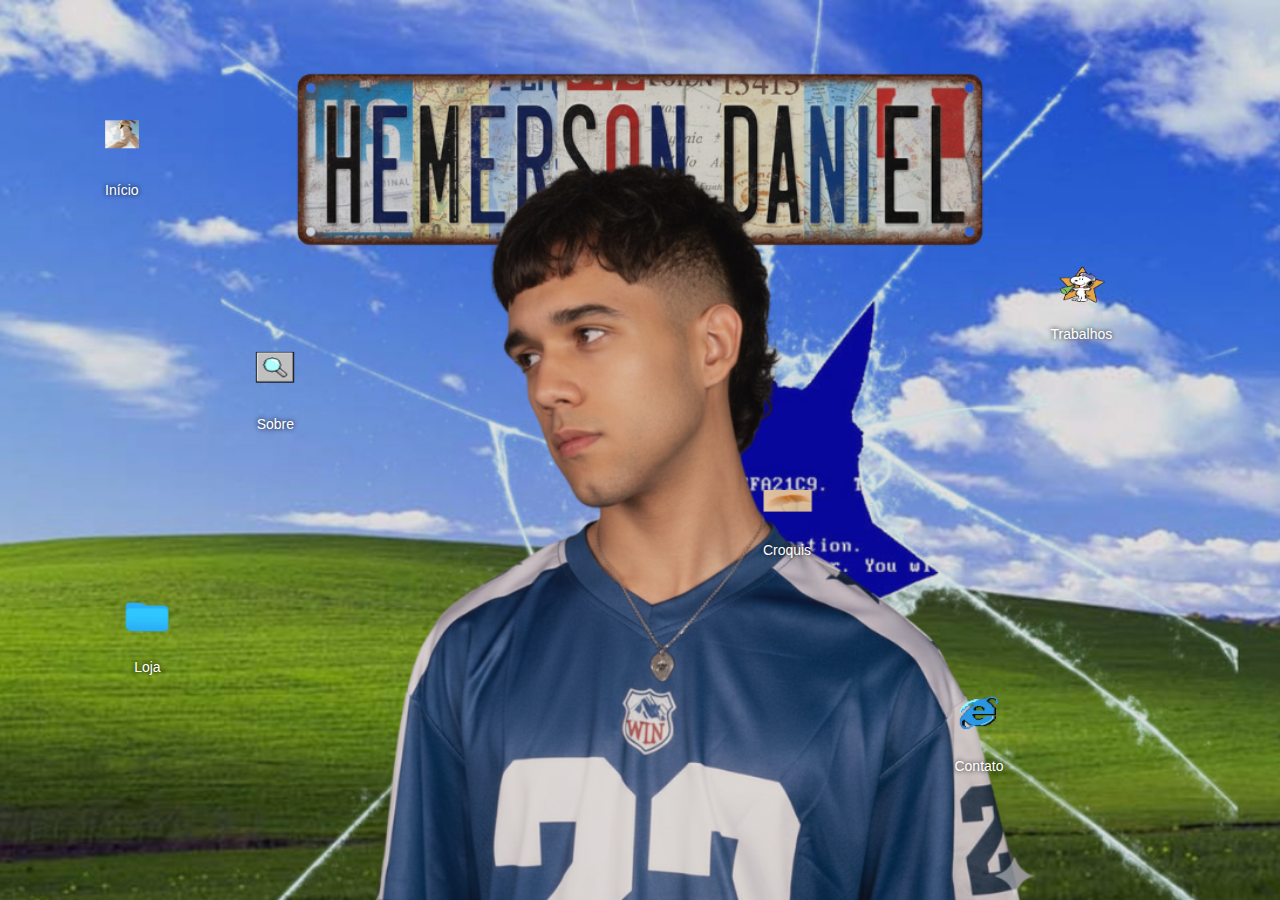
<file: index.html>
<!DOCTYPE html>
<html lang="pt-BR">
<head>
  <meta charset="UTF-8">
  <meta name="viewport" content="width=device-width, initial-scale=1.0">
  <title>Hemerson Daniel</title>
  <link rel="stylesheet" href="style.css">
</head>

<body>

  <main class="tela-de-fundo">

    <a href="index.html" class="botao-clicavel botao-inicio">
      <img src="./imagens/iconInicio.jpg" alt="Início">
      <span>Início</span>
    </a>

    <a href="sobre.html" class="botao-clicavel botao-sobre">
      <img src="./imagens/iconLupa.jpg" alt="Sobre">
      <span>Sobre</span>
    </a>

    <a href="loja.html" class="botao-clicavel botao-loja">
      <img src="./imagens/iconLoja.jpg" alt="Loja">
      <span>Loja</span>
    </a>

    <a href="trabalhos.html" class="botao-clicavel botao-trabalhos">
      <img src="./imagens/iconSnuppi.jpg" alt="Trabalhos">
      <span>Trabalhos</span>
    </a>

    <a href="croquis.html" class="botao-clicavel botao-croquis">
      <img src="./imagens/iconCroquiss.jpg" alt="Croquis">
      <span>Croquis</span>
    </a>

    <a href="contato.html" class="botao-clicavel botao-contato">
      <img src="./imagens/iconE.jpg" alt="Contato">
      <span>Contato</span>
    </a>

  </main>

  <script>
    window.onload = function() {
        alert("Bem vindo ao portfólio de Hemerson Daniel!");
    };
  </script>

</body>
</html>
</file>
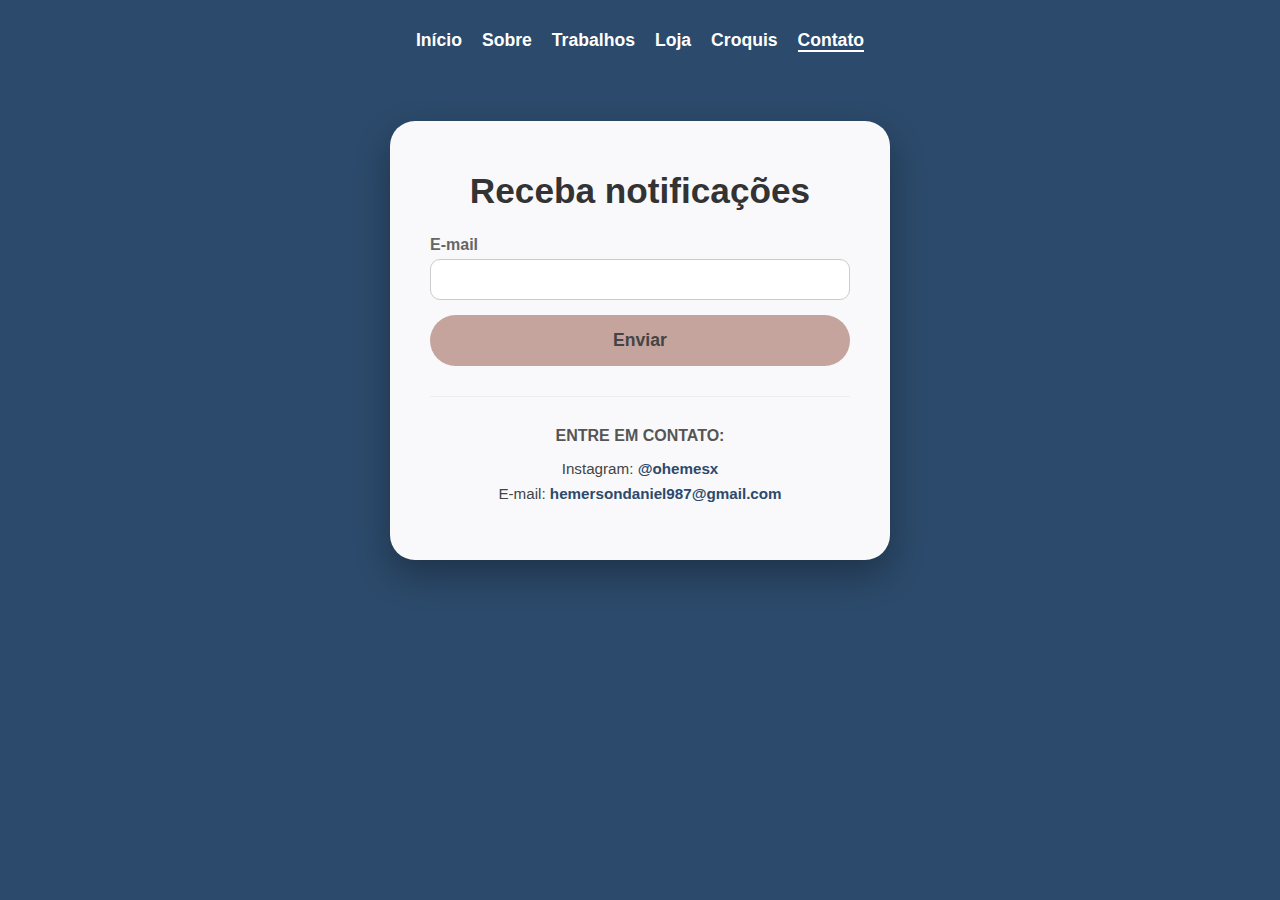
<file: contato.html>
<!DOCTYPE html>
<html lang="pt-br">
<head>
    <meta charset="UTF-8">
    <meta name="viewport" content="width=device-width, initial-scale=1.0">
    <title>Contato</title>
    <link rel="stylesheet" href="contato.css">
</head>
<body>

    <header>
        <nav class="barra-de-cima">
            <ul class="lista-menu">
                <li><a href="index.html">Início</a></li>
                <li><a href="sobre.html">Sobre</a></li>
                <li><a href="trabalhos.html">Trabalhos</a></li>
                <li><a href="loja.html">Loja</a></li>
                <li><a href="croquis.html">Croquis</a></li>
                <li><a href="contato.html" class="pagina-atual">Contato</a></li>
            </ul>
        </nav>
    </header>

    <main class="meio-da-tela">
        <section class="cartao-branco">
            <h1 class="titulo-do-cartao">Receba notificações</h1>
            
            <form class="formulario-email" onsubmit="cliqueEnviar(event)">
                <div class="caixa-de-entrada">
                    <label for="campo-email">E-mail</label>
                    <input type="email" id="campo-email" required>
                </div>
                
                <button type="submit" class="botao-enviar">Enviar</button>
            </form>

            <hr class="linha-divisoria">

            <div class="info-pessoal">
                <h3>ENTRE EM CONTATO:</h3>
                <p>Instagram: <strong>@ohemesx</strong></p>
                <p>E-mail: <strong>hemersondaniel987@gmail.com</strong></p>
            </div>
        </section>
    </main>

    <script>
        function cliqueEnviar(evento) {
            alert("E-mail enviado, entraremos em contato em breve.");
            document.getElementById('campo-email').value = ""; 
        }
    </script>

</body>
</html>
</file>
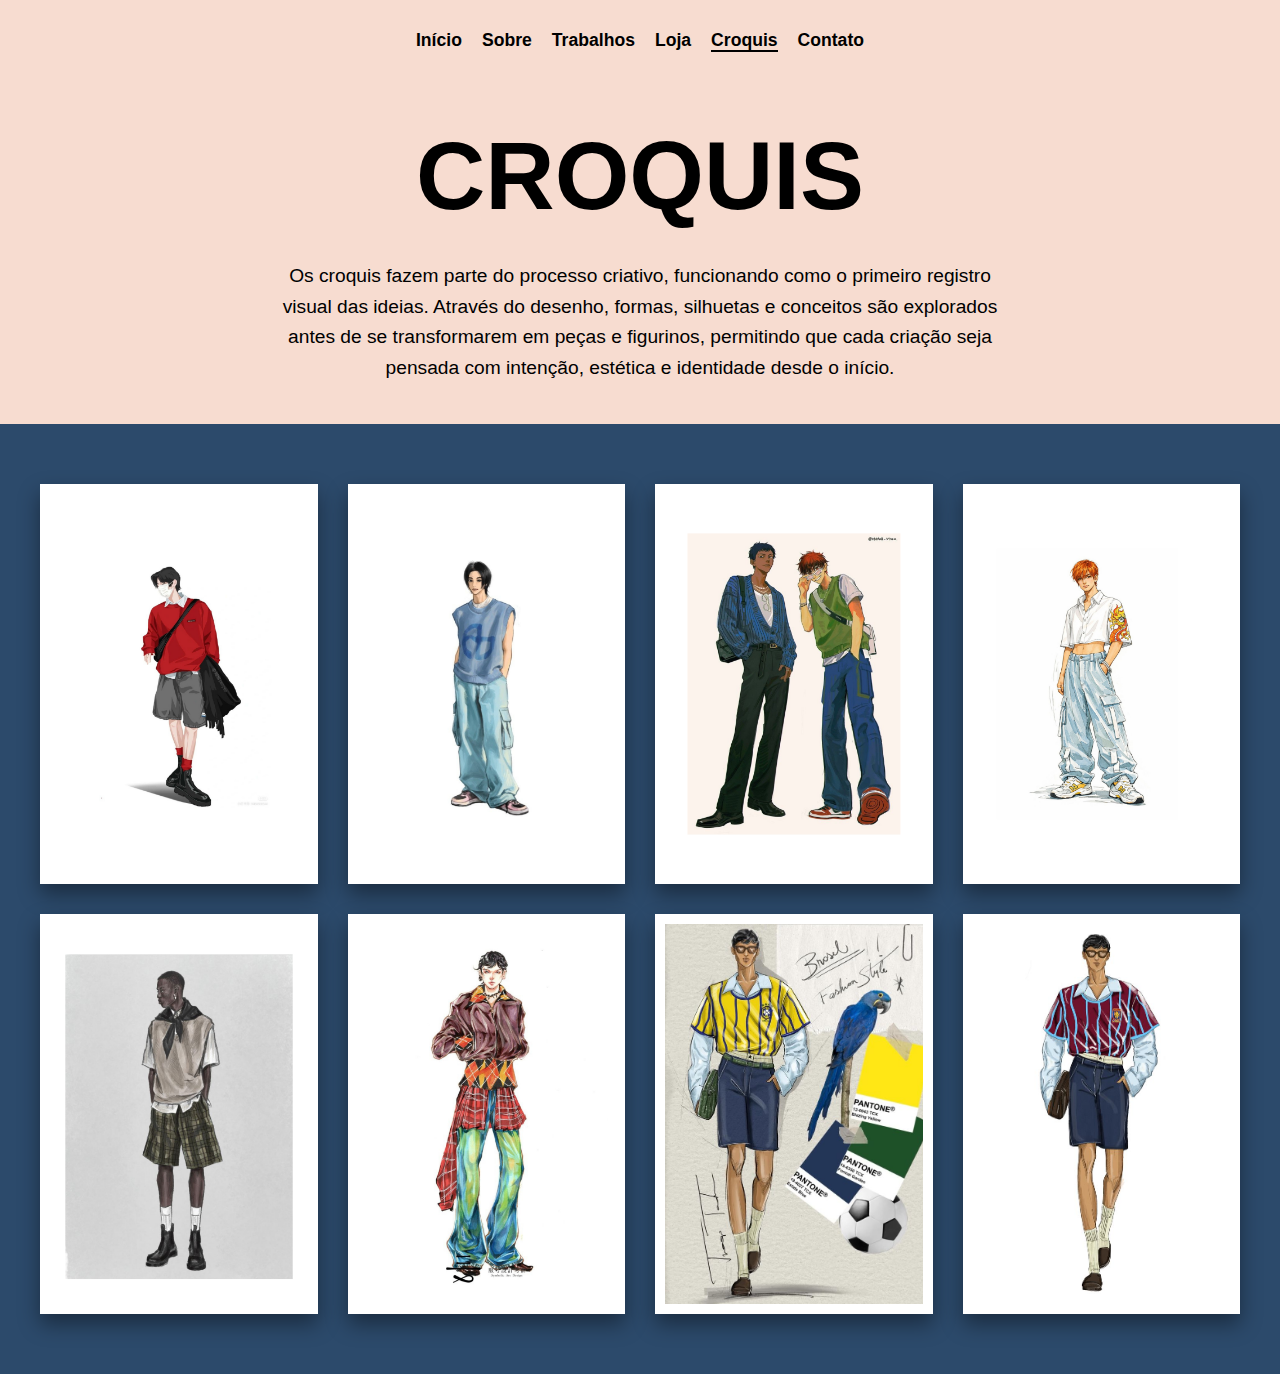
<file: croquis.html>
<!DOCTYPE html>
<html lang="pt-br">
<head>
    <meta charset="UTF-8">
    <meta name="viewport" content="width=device-width, initial-scale=1.0">
    <title>Croquis</title>
    <link rel="stylesheet" href="croquis.css">
</head>
<body>

    <header>
        <nav class="barra-de-cima">
            <ul class="lista-menu">
                <li><a href="index.html">Início</a></li>
                <li><a href="sobre.html">Sobre</a></li>
                <li><a href="trabalhos.html">Trabalhos</a></li>
                <li><a href="loja.html">Loja</a></li>
                <li><a href="croquis.html" class="pagina-atual">Croquis</a></li>
                <li><a href="contato.html">Contato</a></li>
            </ul>
        </nav>
    </header>

    <main>
        <section class="texto-de-introducao">
            <h1 class="titulo-gigante">CROQUIS</h1>
            <p class="paragrafo-explicativo">
                Os croquis fazem parte do processo criativo, funcionando como o primeiro registro visual das ideias. 
                Através do desenho, formas, silhuetas e conceitos são explorados antes de se transformarem em peças 
                e figurinos, permitindo que cada criação seja pensada com intenção, estética e identidade desde o início.
            </p>
        </section>

        <section class="area-azul-das-fotos">
            <div class="grade-de-imagens">
                <img src="./imagens/c1.jpg" alt="Desenho 1" class="foto-croqui">
                <img src="./imagens/c2.jpg" alt="Desenho 2" class="foto-croqui">
                <img src="./imagens/c3.jpg" alt="Desenho 3" class="foto-croqui">
                <img src="./imagens/c4.jpg" alt="Desenho 4" class="foto-croqui">
                <img src="./imagens/c5.jpg" alt="Desenho 5" class="foto-croqui">
                <img src="./imagens/c6.jpg" alt="Desenho 6" class="foto-croqui">
                <img src="./imagens/c7.jpg" alt="Desenho 7" class="foto-croqui">
                <img src="./imagens/c8.jpg" alt="Desenho 8" class="foto-croqui">
            </div>
        </section>
    </main>

    <script src="croquis.js"></script>
</body>
</html>
</file>
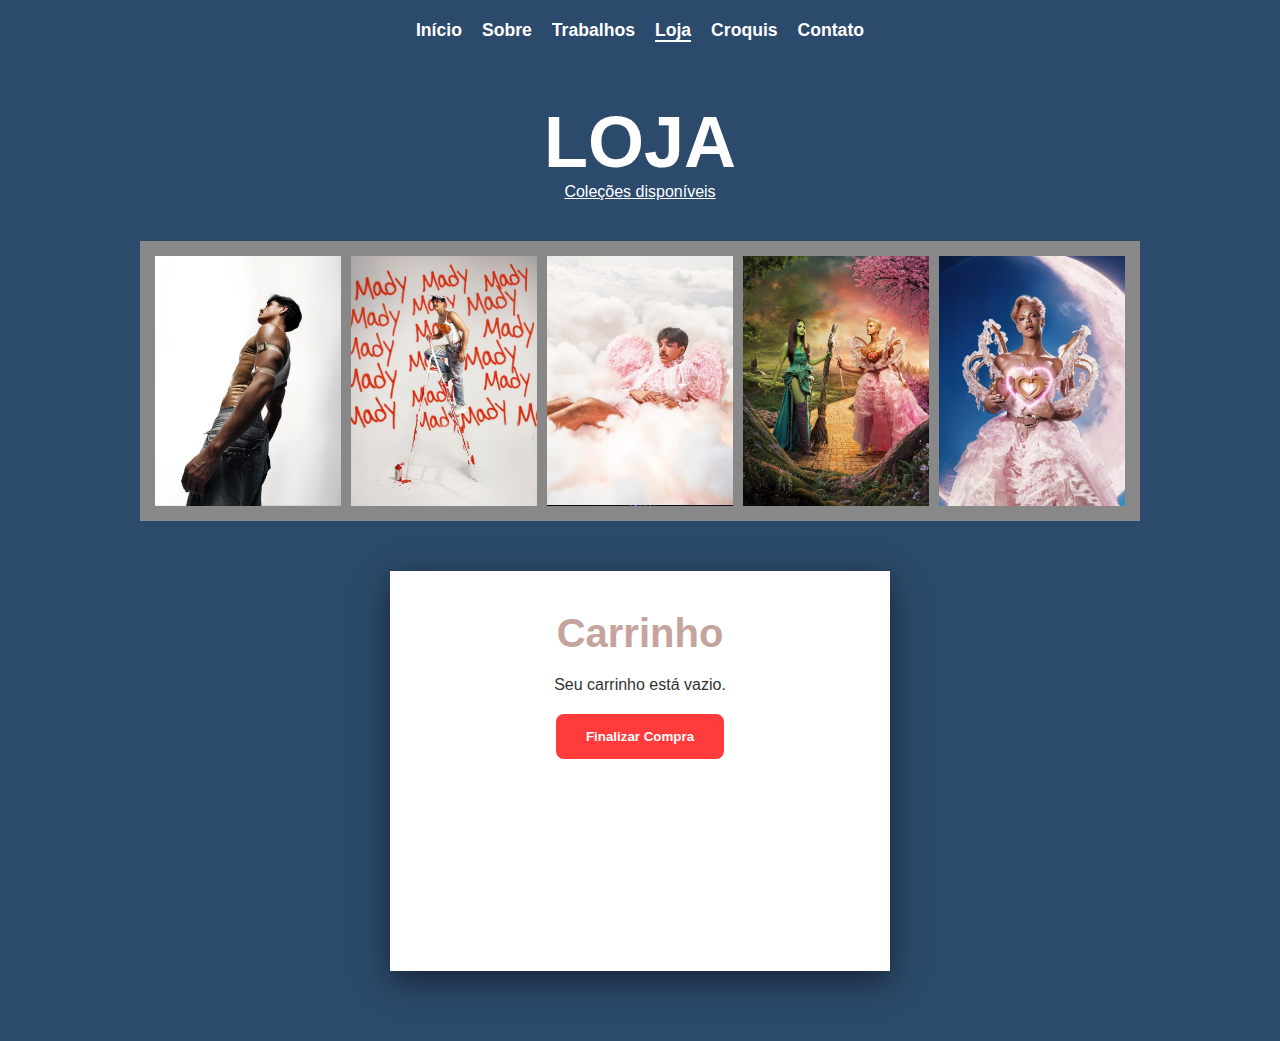
<file: loja.html>
<!DOCTYPE html>
<html lang="pt-br">
<head>
    <meta charset="UTF-8">
    <meta name="viewport" content="width=device-width, initial-scale=1.0">
    <title>Loja</title>
    <link rel="stylesheet" href="loja.css">
</head>
<body>

    <header>
        <nav class="navbar">
            <ul>
                <li><a href="index.html">Início</a></li>
                <li><a href="sobre.html">Sobre</a></li>
                <li><a href="trabalhos.html">Trabalhos</a></li>
                <li><a href="loja.html" class="active">Loja</a></li>
                <li><a href="croquis.html">Croquis</a></li>
                <li><a href="contato.html">Contato</a></li>
            </ul>
        </nav>
    </header>

    <main class="container-main">
        <h1 class="main-title">Loja</h1>
        <p class="subtitle">Coleções disponíveis</p>

        <section class="gallery-wrapper">
            <div class="gallery-container">
                <div class="gallery-item" onclick="abrirModal('modal-1')">
                    <img src="./imagens/roupa1.jpg" class="img-default">
                    <img src="./imagens/roupa1.2.jpg" class="img-hover">
                </div>
                <div class="gallery-item" onclick="abrirModal('modal-2')">
                    <img src="./imagens/roupa2.jpg" class="img-default">
                    <img src="./imagens/roupa2.2.jpg" class="img-hover">
                </div>
                <div class="gallery-item" onclick="abrirModal('modal-3')">
                    <img src="./imagens/roupa3.jpg" class="img-default">
                    <img src="./imagens/roupa3.2.jpg" class="img-hover">
                </div>
                <div class="gallery-item" onclick="abrirModal('modal-4')">
                    <img src="./imagens/roupa4.jpg" class="img-default">
                    <img src="./imagens/roupa4.2.jpg" class="img-hover">
                </div>
                <div class="gallery-item" onclick="abrirModal('modal-5')">
                    <img src="./imagens/roupa5.jpg" class="img-default">
                    <img src="./imagens/roupa5.2.jpg" class="img-hover">
                </div>
            </div>
        </section>

        <section class="bottom-section">
            <div class="cart-box">
                <h2 class="cart-title">Carrinho</h2>
                <div id="itens-carrinho">
                    <p id="carrinho-vazio">Seu carrinho está vazio.</p>
                </div>
                <div style="text-align: center; margin-top: 20px;">
                    <button class="btn-compre-carrinho" onclick="finalizarCarrinho()">Finalizar Compra</button>
                </div>
            </div>
        </section>
    </main>

    <div class="modal-overlay" id="modal-1">
        <div class="modal-content">
            <span class="btn-voltar" onclick="fecharModal('modal-1')">Voltar >></span>
            <div class="modal-body">
                <div class="modal-image"><img src="./imagens/roupa1.jpg"></div>
                <div class="modal-info">
                    <h2 class="modal-title">Silver Springs</h2>
                    <p>Alta costura com pérolas.</p>
                    <button class="btn-compre" onclick="direto1()">Compre agora R$7000</button>
                    <button class="btn-adicionar" onclick="add1()">Adicionar ao carrinho</button>
                </div>
            </div>
        </div>
    </div>

    <div class="modal-overlay" id="modal-2">
        <div class="modal-content">
            <span class="btn-voltar" onclick="fecharModal('modal-2')">Voltar >></span>
            <div class="modal-body">
                <div class="modal-image"><img src="./imagens/roupa2.jpg"></div>
                <div class="modal-info">
                    <h2 class="modal-title">Art Attack</h2>
                    <p>Elegância em tons de carmesim.</p>
                    <button class="btn-compre" onclick="direto2()">Compre agora R$5000</button>
                    <button class="btn-adicionar" onclick="add2()">Adicionar ao carrinho</button>
                </div>
            </div>
        </div>
    </div>

    <div class="modal-overlay" id="modal-3">
        <div class="modal-content">
            <span class="btn-voltar" onclick="fecharModal('modal-3')">Voltar >></span>
            <div class="modal-body">
                <div class="modal-image"><img src="./imagens/roupa3.jpg"></div>
                <div class="modal-info">
                    <h2 class="modal-title">Bubble Pink</h2>
                    <p>Tons de rosa pastéis.</p>
                    <button class="btn-compre" onclick="direto3()">Compre agora R$6200</button>
                    <button class="btn-adicionar" onclick="add3()">Adicionar ao carrinho</button>
                </div>
            </div>
        </div>
    </div>

    <div class="modal-overlay" id="modal-4">
        <div class="modal-content">
            <span class="btn-voltar" onclick="fecharModal('modal-4')">Voltar >></span>
            <div class="modal-body">
                <div class="modal-image"><img src="./imagens/roupa4.jpg"></div>
                <div class="modal-info">
                    <h2 class="modal-title">Cidade Esmeralda</h2>
                    <p>Suavidade e conforto.</p>
                    <button class="btn-compre" onclick="direto4()">Compre agora R$4800</button>
                    <button class="btn-adicionar" onclick="add4()">Adicionar ao carrinho</button>
                </div>
            </div>
        </div>
    </div>

    <div class="modal-overlay" id="modal-5">
        <div class="modal-content">
            <span class="btn-voltar" onclick="fecharModal('modal-5')">Voltar >></span>
            <div class="modal-body">
                <div class="modal-image"><img src="./imagens/roupa5.jpg"></div>
                <div class="modal-info">
                    <h2 class="modal-title">Sailor Moon</h2>
                    <p>O ápice do luxo.</p>
                    <button class="btn-compre" onclick="direto5()">Compre agora R$9000</button>
                    <button class="btn-adicionar" onclick="add5()">Adicionar ao carrinho</button>
                </div>
            </div>
        </div>
    </div>

    <script src="loja.js"></script>
</body>
</html>
</file>
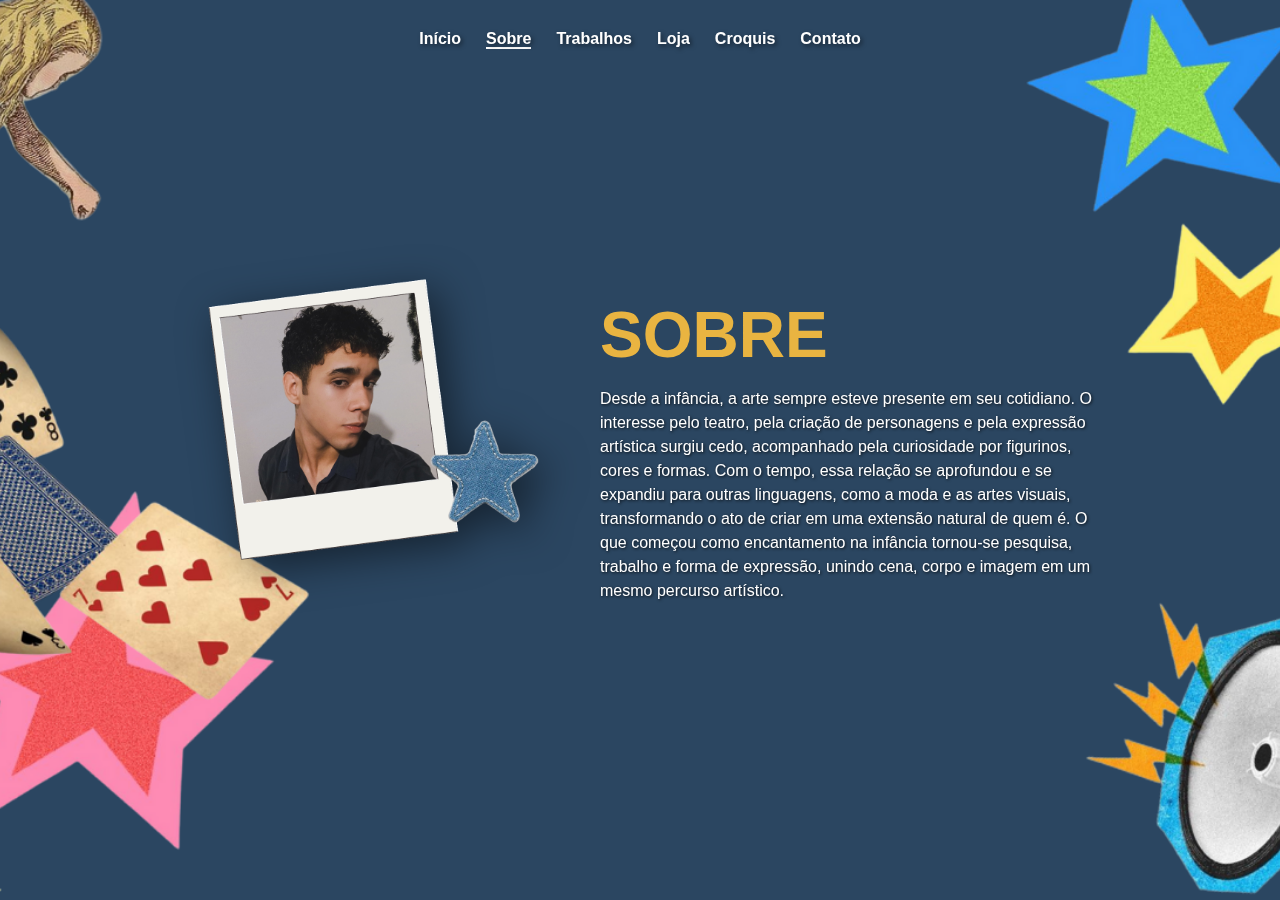
<file: sobre.html>
<!DOCTYPE html>
<html lang="pt-br">
<head>
    <meta charset="UTF-8">
    <meta name="viewport" content="width=device-width, initial-scale=1.0">
    <title>Sobre</title>
    <link rel="stylesheet" href="sobre.css">
</head>
<body>

    <img src="./imagens/mokup1.jpg" class="mockup-fundo-total" id="mockup-estrelas">
    <img src="./imagens/mockup222.jpg" class="mockup-fundo-total" id="mockup-alice">

    <header>
        <nav class="barra-de-cima">
            <ul class="lista-menu">
                <li><a href="index.html">Início</a></li>
                <li><a href="sobre.html" class="pagina-atual">Sobre</a></li>
                <li><a href="trabalhos.html">Trabalhos</a></li>
                <li><a href="loja.html">Loja</a></li>
                <li><a href="croquis.html">Croquis</a></li>
                <li><a href="contato.html">Contato</a></li>
            </ul>
        </nav>
    </header>

    <main class="caixa-do-conteudo">
        <section class="lado-da-foto" id="animar-foto">
            <img src="./imagens/Polaroid.png" alt="Foto Polaroid" class="foto-polaroid">
        </section>

        <section class="lado-do-texto" id="animar-texto">
            <h1 class="titulo-sobre">SOBRE</h1>
            <p class="texto-paragrafo">
                Desde a infância, a arte sempre esteve presente em seu cotidiano. O interesse pelo teatro, pela criação de personagens e pela expressão artística surgiu cedo, acompanhado pela curiosidade por figurinos, cores e formas. Com o tempo, essa relação se aprofundou e se expandiu para outras linguagens, como a moda e as artes visuais, transformando o ato de criar em uma extensão natural de quem é. O que começou como encantamento na infância tornou-se pesquisa, trabalho e forma de expressão, unindo cena, corpo e imagem em um mesmo percurso artístico.
            </p>
        </section>
    </main>

    <script src="sobre.js"></script>
</body>
</html>
</file>
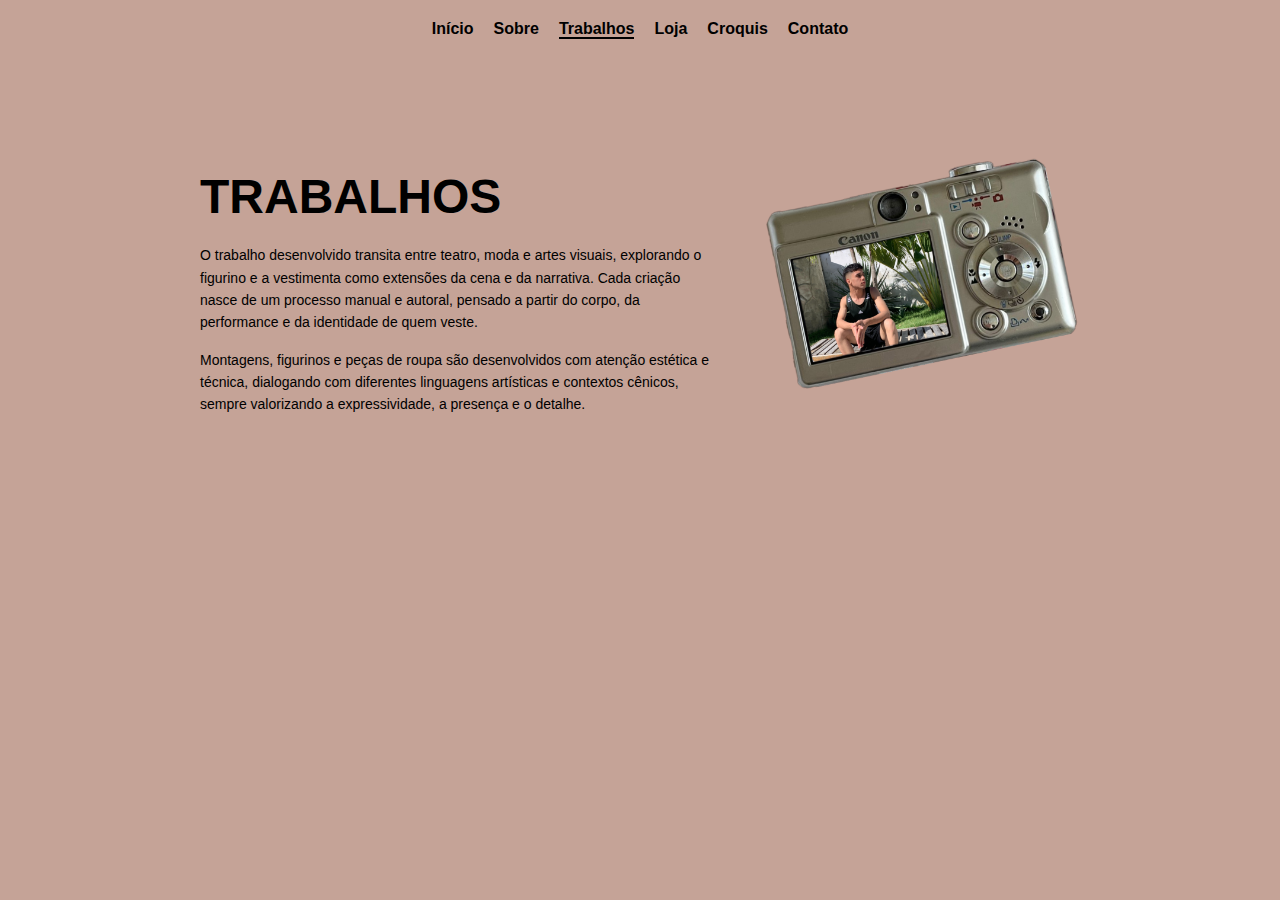
<file: trabalhos.html>
<!DOCTYPE html>
<html lang="pt-br">
<head>
    <meta charset="UTF-8">
    <meta name="viewport" content="width=device-width, initial-scale=1.0">
    <title>Trabalhos</title>
    <link rel="stylesheet" href="trabalhos.css">
</head>
<body>

    <header>
        <nav>
            <ul class="lista-menu">
                <li><a href="index.html">Início</a></li>
                <li><a href="sobre.html">Sobre</a></li>
                <li><a href="trabalhos.html" class="pagina-atual">Trabalhos</a></li>
                <li><a href="loja.html">Loja</a></li>
                <li><a href="croquis.html">Croquis</a></li>
                <li><a href="contato.html">Contato</a></li>
            </ul>
        </nav>
    </header>

    <main class="area-trabalhos">

        <section class="bloco-texto">
            <h1>TRABALHOS</h1>
            <p>
                O trabalho desenvolvido transita entre teatro, moda e artes visuais,
                explorando o figurino e a vestimenta como extensões da cena e da narrativa.
                Cada criação nasce de um processo manual e autoral, pensado a partir do corpo,
                da performance e da identidade de quem veste.
            </p>

            <p>
                Montagens, figurinos e peças de roupa são desenvolvidos com atenção estética
                e técnica, dialogando com diferentes linguagens artísticas e contextos cênicos,
                sempre valorizando a expressividade, a presença e o detalhe.
            </p>
        </section>

        <section class="bloco-imagem">
            <img src="./imagens/camera.png" alt="Câmera fotográfica">
        </section>

    </main>

</body>
</html>
</file>
<file: style.css>
* {
  margin: 0;
  padding: 0;
  box-sizing: border-box;
  font-family: Arial, sans-serif;
}

body {
  width: 100vw;
  height: 100vh;
  overflow: hidden;
}

.tela-de-fundo {
  width: 100%;
  height: 100%;
  background-image: url("./imagens/fundo.jpg");
  background-size: cover;
  background-position: center;
  position: relative;
}

.botao-clicavel {
  position: absolute;
  width: 90px;
  text-align: center;
  text-decoration: none;
  color: white;
}

.botao-clicavel img {
  width: 64px;
  height: 64px;
}

.botao-clicavel span {
  display: block;
  margin-top: 6px;
  font-size: 14px;
  text-shadow: 0 0 5px black;
}

.botao-inicio {
  top: 12%;
  left: 6%;
}

.botao-sobre {
  top: 38%;
  left: 18%;
}

.botao-loja {
  top: 65%;
  left: 8%;
}

.botao-trabalhos {
  top: 28%;
  right: 12%;
}

.botao-croquis {
  top: 52%;
  right: 35%;
}

.botao-contato {
  bottom: 14%;
  right: 20%;
}

@media (max-width: 768px) {
  .botao-inicio {
    top: 30%;
    left: 10%;
  }

  .botao-sobre {
    top: 35%;
    left: 55%;
  }

  .botao-loja {
    top: 65%;
    left: 15%;
  }

  .botao-trabalhos {
    top: 15%;
    right: 10%;
  }

  .botao-contato {
    bottom: 10%;
    right: 30%;
  }
}
</file>
<file: contato.css>
* {
    margin: 0;
    padding: 0;
    box-sizing: border-box;
}

body {
    background-color: #2c4a6b;
    font-family: sans-serif;
    color: white;
    min-height: 100vh;
}

header { padding: 30px 0; }

.lista-menu {
    display: flex;
    justify-content: center;
    list-style: none;
    gap: 20px;
}

.lista-menu a {
    text-decoration: none;
    color: white;
    font-weight: bold;
    font-size: 1.1rem;
}

.pagina-atual { border-bottom: 2px solid white; }

.meio-da-tela {
    display: flex;
    justify-content: center;
    align-items: center;
    padding: 40px 20px;
}

.cartao-branco {
    background-color: #f9f9fb;
    width: 100%;
    max-width: 500px;
    padding: 50px 40px;
    border-radius: 25px;
    box-shadow: 0 15px 35px rgba(0, 0, 0, 0.3);
    text-align: center;
    color: #333;
}

.titulo-do-cartao {
    font-size: 2.2rem;
    margin-bottom: 25px;
}

.formulario-email {
    display: flex;
    flex-direction: column;
    gap: 15px;
}

.caixa-de-entrada { text-align: left; }

.caixa-de-entrada label {
    display: block;
    margin-bottom: 5px;
    color: #666;
    font-weight: bold;
}

.caixa-de-entrada input {
    width: 100%;
    padding: 12px;
    border: 1px solid #ccc;
    border-radius: 10px;
    outline: none;
}

.botao-enviar {
    background-color: #c4a49c;
    color: #444;
    border: none;
    padding: 15px;
    font-size: 1.1rem;
    font-weight: bold;
    border-radius: 30px;
    cursor: pointer;
    transition: 0.3s;
}

.botao-enviar:hover { background-color: #b3938b; }

.linha-divisoria {
    margin: 30px 0;
    border: 0;
    border-top: 1px solid #eee;
}

.info-pessoal h3 {
    font-size: 1rem;
    margin-bottom: 15px;
    color: #555;
}

.info-pessoal p {
    font-size: 0.95rem;
    margin-bottom: 8px;
    color: #444;
}

.info-pessoal strong {
    color: #2c4a6b;
}
</file>
<file: croquis.css>
* {
    margin: 0;
    padding: 0;
    box-sizing: border-box;
}

body {
    background-color: #f7dcd0;
    font-family: sans-serif;
    color: #000;
    overflow-x: hidden;
}

header {
    padding: 30px 0;
}

.lista-menu {
    display: flex;
    justify-content: center;
    list-style: none;
    gap: 20px;
}

.lista-menu a {
    text-decoration: none;
    color: #000;
    font-weight: bold;
    font-size: 1.1rem;
}

.lista-menu a.pagina-atual {
    border-bottom: 2px solid #000;
}

.texto-de-introducao {
    text-align: center;
    padding: 40px 10%;
    max-width: 1000px;
    margin: 0 auto;
}

.titulo-gigante {
    font-size: 6rem;
    margin-bottom: 30px;
}

.paragrafo-explicativo {
    font-size: 1.2rem;
    line-height: 1.6;
}

.area-azul-das-fotos {
    background-color: #2c4a6b;
    padding: 60px 20px;
    display: flex;
    justify-content: center;
    min-height: 500px;
}

.grade-de-imagens {
    display: grid;
    grid-template-columns: repeat(auto-fit, minmax(250px, 1fr)); 
    gap: 30px;
    max-width: 1200px;
    width: 100%;
    justify-items: center;
}

.grade-de-imagens img {
    width: 100%;
    height: 400px;
    object-fit: cover;
    background-color: #fff;
    padding: 10px;
    box-shadow: 0 10px 20px rgba(0,0,0,0.4);
    transition: all 0.3s ease;
    cursor: pointer;
}

.grade-de-imagens img:hover {
    transform: scale(1.05);
}

@media (max-width: 768px) {
    .titulo-gigante {
        font-size: 3rem;
    }
    .area-azul-das-fotos {
        padding: 30px 10px;
    }
}
</file>
<file: loja.css>
* {
    margin: 0;
    padding: 0;
    box-sizing: border-box;
}

body {
    background-color: #2c4a6b;
    font-family: sans-serif;
    color: white;
    overflow-x: hidden;
}

.navbar ul {
    display: flex;
    justify-content: center;
    list-style: none;
    gap: 20px;
    padding: 20px 0;
}

.navbar ul li a {
    text-decoration: none;
    color: white;
    font-weight: bold;
    font-size: 1.1rem;
}

.navbar ul li a.active {
    border-bottom: 2px solid white;
}

.container-main {
    text-align: center;
    padding: 20px;
}

.main-title {
    font-size: 4.5rem;
    text-transform: uppercase;
    margin-top: 20px;
}

.subtitle {
    text-decoration: underline;
    margin-bottom: 40px;
}

.gallery-wrapper {
    background-color: #888;
    padding: 15px;
    max-width: 1000px;
    margin: 0 auto;
}

.gallery-container {
    display: flex;
    justify-content: center;
    gap: 10px;
}

.gallery-item {
    position: relative;
    flex: 1;
    height: 250px;
    cursor: pointer;
    overflow: hidden;
}

.gallery-item img {
    width: 100%;
    height: 100%;
    object-fit: cover;
    transition: 0.4s;
}

.img-hover {
    position: absolute;
    top: 0;
    left: 0;
    opacity: 0;
}

.gallery-item:hover .img-hover {
    opacity: 1;
}

.bottom-section {
    display: flex;
    justify-content: center;
    margin-top: 50px;
    padding-bottom: 50px;
}

.cart-box {
    background-color: #fff;
    width: 500px;
    min-height: 400px;
    padding: 40px;
    box-shadow: 0 10px 30px rgba(0,0,0,0.5);
    color: #333;
    position: relative;
}

.cart-title {
    color: #c4a49c;
    font-size: 2.5rem;
    text-align: center;
    margin-bottom: 20px;
}

.btn-compre-carrinho {
    background-color: #ff3b3b;
    color: white;
    border: none;
    padding: 15px 30px;
    cursor: pointer;
    font-weight: bold;
    border-radius: 8px;
}

.modal-overlay {
    position: fixed;
    top: 0;
    left: 0;
    width: 100%;
    height: 100%;
    background: rgba(11, 11, 11, 0.85);
    display: none;
    justify-content: center;
    align-items: center;
}

.modal-content {
    background-color: #000;
    width: 90%;
    max-width: 800px;
    padding: 40px;
    border-radius: 15px;
    position: relative;
    color: white;
}

.btn-voltar {
    position: absolute;
    top: 20px;
    right: 30px;
    cursor: pointer;
    text-decoration: underline;
}

.modal-body {
    display: flex;
    gap: 30px;
    align-items: center;
}

.modal-image {
    flex: 1;
}

.modal-image img {
    width: 100%;
    border-radius: 5px;
}

.modal-info {
    flex: 1.2;
    text-align: center;
}

.modal-title {
    font-size: 2.5rem;
    margin-bottom: 10px;
}

.modal-title span {
    color: #e9b441;
}

.btn-compre {
    background-color: #ff3b3b;
    color: white;
    border: none;
    padding: 15px;
    width: 100%;
    font-size: 1.2rem;
    font-weight: bold;
    border-radius: 8px;
    cursor: pointer;
    margin-top: 20px;
}

.btn-adicionar {
    background: none;
    border: none;
    color: white;
    text-decoration: underline;
    cursor: pointer;
    margin-top: 15px;
    display: block;
    width: 100%;
}

@media (max-width: 768px) {
    .main-title { font-size: 2.5rem; }
    
    .gallery-container { flex-direction: column; }
    
    .modal-body { 
        flex-direction: column; 
        gap: 15px;
    }

    .modal-image img {
        max-height: 300px; 
        object-fit: contain;
    }

    .modal-title { font-size: 1.8rem; }

    .btn-voltar {
        position: static;
        display: block;
        text-align: right;
        margin-bottom: 10px;
    }
}
</file>
<file: sobre.css>
* {
    margin: 0;
    padding: 0;
    box-sizing: border-box;
}

body {
    background-color: #2b4661;
    font-family: sans-serif;
    color: #ffffff;
    min-height: 100vh; 
    width: 100%;
    overflow-x: hidden; 
    overflow-y: auto; 
}

.caixa-do-conteudo {
    position: relative;
    display: flex;
    align-items: center;
    justify-content: center;
    min-height: 100vh;
    width: 100%;
    gap: 20px;
    padding: 100px 20px 50px;
}

header {
    position: absolute;
    top: 0;
    width: 100%;
    z-index: 10;
    padding: 30px 0;
}

.lista-menu {
    display: flex;
    justify-content: center;
    list-style: none;
    gap: 25px;
}

.lista-menu a {
    text-decoration: none;
    color: white;
    font-weight: bold;
    text-shadow: 2px 2px 4px rgba(0,0,0,0.5);
}

.pagina-atual {
    border-bottom: 2px solid white;
}

.mockup-fundo-total {
    position: fixed;
    top: 0;
    left: 0;
    width: 100vw;
    height: 100vh;
    object-fit: cover;
    z-index: -1;
    opacity: 0;
    transition: all 2s ease-in-out;
}

#mockup-estrelas {
    transform: scale(1.4);
}

#mockup-alice {
    transform: scale(1.4);
}

.caixa-do-conteudo {
    position: relative;
    display: flex;
    align-items: center;
    justify-content: center;
    height: 100vh;
    width: 100%;
    gap: 20px;
    padding: 0 50px;
}

.lado-da-foto {
    flex: 0 1 auto;
}

.lado-do-texto {
    flex: 0 1 500px;
    text-align: left;
}

.foto-polaroid {
    width: 100%;
    max-width: 400px;
    height: auto;
    filter: drop-shadow(10px 10px 20px rgba(0,0,0,0.5));
}

.titulo-sobre {
    font-size: 4rem;
    color: #e9b441;
    margin-bottom: 15px;
}

.texto-paragrafo {
    font-size: 1rem;
    line-height: 1.5;
    text-shadow: 1px 1px 3px rgba(0,0,0,0.8);
}

.mostrar {
    opacity: 1;
    transform: scale(1) !important;
}

@media (max-width: 800px) {
    .caixa-do-conteudo {
        flex-direction: column;
        justify-content: flex-start; 
        padding-top: 120px; 
    }

    .lado-do-texto {
        text-align: center;
        flex: 1;
        max-width: 100%;
    }

    .titulo-sobre {
        font-size: 2.5rem; 
    }

    .texto-paragrafo {
        font-size: 0.95rem;
        padding: 0 10px;
    }

    .foto-polaroid {
        max-width: 250px; 
    }

    .lista-menu {
        gap: 10px;
        flex-wrap: wrap;
    }
}
</file>
<file: trabalhos.css>
* {
    margin: 0;
    padding: 0;
    box-sizing: border-box;
}

body {
    background-color: #c5a397;
    font-family: sans-serif;
    color: #000;
}


header {
    width: 100%;
    padding: 20px 0;
}

.lista-menu {
    display: flex;
    justify-content: center;
    list-style: none;
    gap: 20px;
    flex-wrap: wrap;
}

.lista-menu a {
    text-decoration: none;
    color: #000;
    font-weight: bold;
}

.pagina-atual {
    border-bottom: 2px solid #000;
}


.area-trabalhos {
    display: flex;
    align-items: center;
    justify-content: center;
    gap: 40px;
    padding: 40px 8%;
}


.bloco-texto {
    max-width: 520px;
}

.bloco-texto h1 {
    font-size: 48px;
    margin-bottom: 20px;
}

.bloco-texto p {
    font-size: 14px;
    line-height: 1.6;
    margin-bottom: 15px;
}


.bloco-imagem img {
    max-width: 320px;
    width: 100%;
    height: auto;
}


@media (max-width: 900px) {
    .area-trabalhos {
        flex-direction: column;
        text-align: center;
    }

    .bloco-texto {
        max-width: 100%;
    }

    .bloco-imagem img {
        max-width: 260px;
    }
}
</file>
